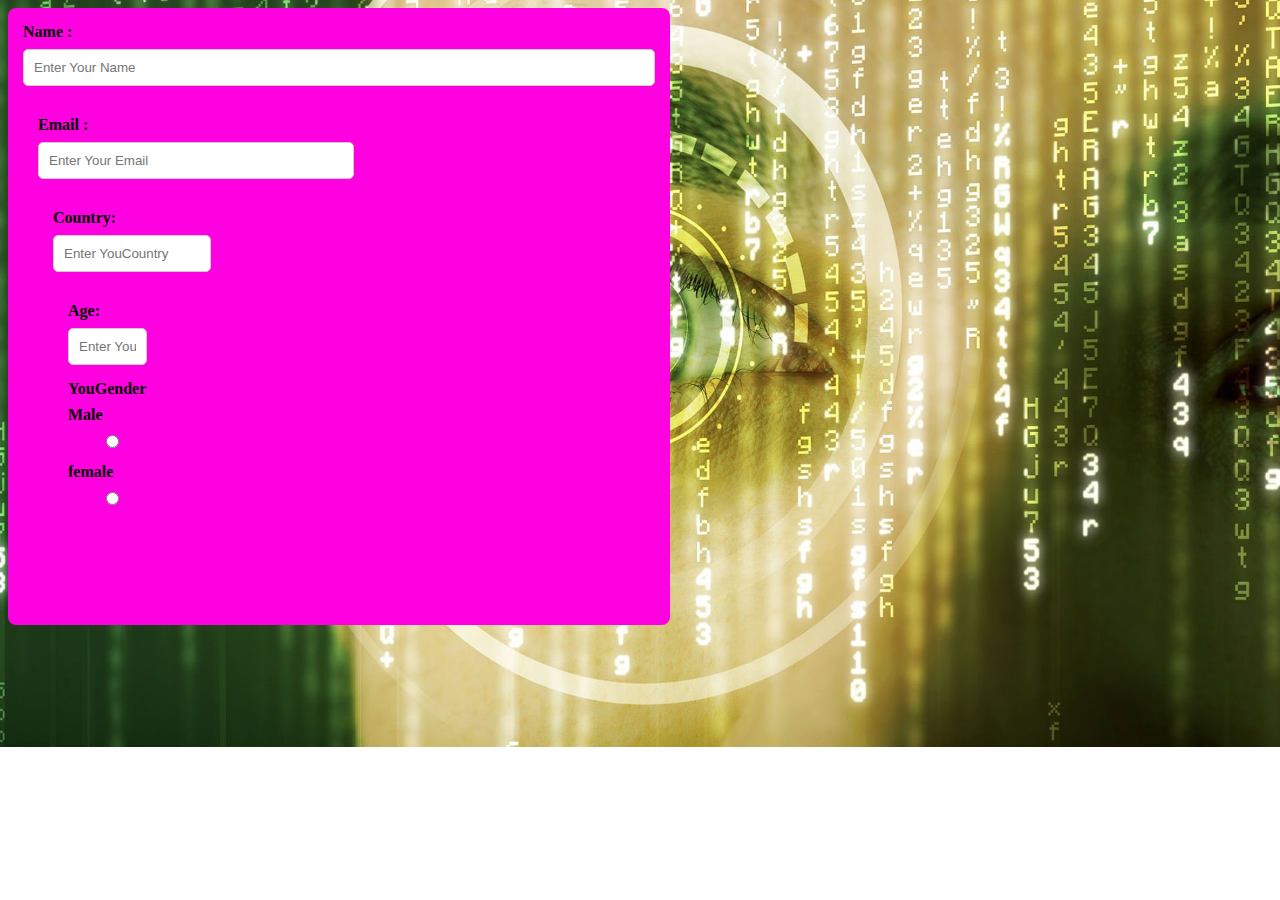
<file: login.html>
<!DOCTYPE html>
<html lang="en">

<head>
    <meta charset="UTF-8">
    <meta name="viewport" content="width=device-width, initial-scale=1.0">
    <title>login / sign up </title>
</head>
   <style>
    body{
        background-image: url("img/wallpaperflare.com_wallpaper\ \(3\).jpg") ;
        background-repeat: no-repeat;
        background-position: center;
        background-size: cover;
    }
    #form {
        margin-bottom: 15px;
        background-color: #ff00e1;
        justify-content: center;
        max-width: 50%;
        background-size: cover;
        padding: 15px;
        border-radius: 8px;
        box-shadow: 0 0 10px rgba(0, 0, 0, 0);
    }
    
    label {
        display: block;
        margin-bottom: 8px;
        font-weight: bold;
    }
    
    input {
        width: 100%;
        padding: 10px;
        margin-bottom: 15px;
        box-sizing: border-box;
        border: 1px solid #ccc;
        border-radius: 5px;
    }
    
    input[type="radio"] {
        margin-right: 5px;
    }

    @keyframes fadeIn {
        from {
            opacity: 0;
        }
        to {
            opacity: 1;
        }
    }
    
    #form {
        animation: fadeIn 0.5s ease-in-out;
    }
    
   </style>
<body>
    <div id="form">
        <label for="name ">Name : </label>
        <input type="text" name="myName" value="" placeholder="Enter Your Name">
        <div id="form">
        <label for="Email">Email : </label>
        <input type="Email" Email="myEmail" value="" placeholder="Enter Your Email">
        <div id="form">
        <label for="Country">Country: </label>
        <input type="text" name="myCountry" value="" placeholder="Enter YouCountry">
        <div id="form">
        <label for="Age">Age: </label>
        <input type="text" name="myAge" value="" placeholder="Enter Your Age">
        <label for="YouGender">YouGender </label>
        <label for="Male">Male</label>
        <input type="radio" name="myGender" id="Gender">
        <label for="female">female</label>
        <input type="radio" name="myGender" id="Gender">

    </div>

    <script>
        document.addEventListener('DOMContentLoaded', function() {
            var form = document.querySelector('#form');
        
            form.addEventListener('submit', function(event) {
                event.preventDefault(); // Prevent the default form submission behavior
        
                // Form validation example
                if (!validateForm()) {
                    // If validation fails, you can add error handling or messages here
                    return;
                }
        
                // Placeholder for form data handling logic
                var formData = {
                    name: form.elements['myName'].value,
                    email: form.elements['myEmail'].value,
                    country: form.elements['myCountry'].value,
                    age: form.elements['myAge'].value,
                    gender: getSelectedGender()
                };
        
                // Placeholder: Displaying form data in an alert
                alert(JSON.stringify(formData));
        
                // You can add more logic here, such as sending the data to a server using AJAX
            });
        
            // Example: Form validation function
            function validateForm() {
                var name = form.elements['myName'].value;
                var email = form.elements['myEmail'].value;
                // Add more validation for other fields as needed
        
                if (!name || !email) {
                    // Display an error message or highlight the fields with errors
                    alert('Please fill out all required fields.');
                    return false;
                }
        
                // Add more validation rules as needed
        
                return true;
            }
        
            // Example: Get the selected gender from radio buttons
            function getSelectedGender() {
                var genderRadios = form.elements['myGender'];
                for (var i = 0; i < genderRadios.length; i++) {
                    if (genderRadios[i].checked) {
                        return genderRadios[i].value;
                    }
                }
                return null; // Return null if no gender is selected
            }
        
            // Example: Add animation when the form is loaded
            form.style.opacity = 0;
            form.style.transition = 'opacity 0.5s ease-in-out';
        
            setTimeout(function() {
                form.style.opacity = 1;
            }, 100);
        });
        
    </script>
</body>

</html>
</file>
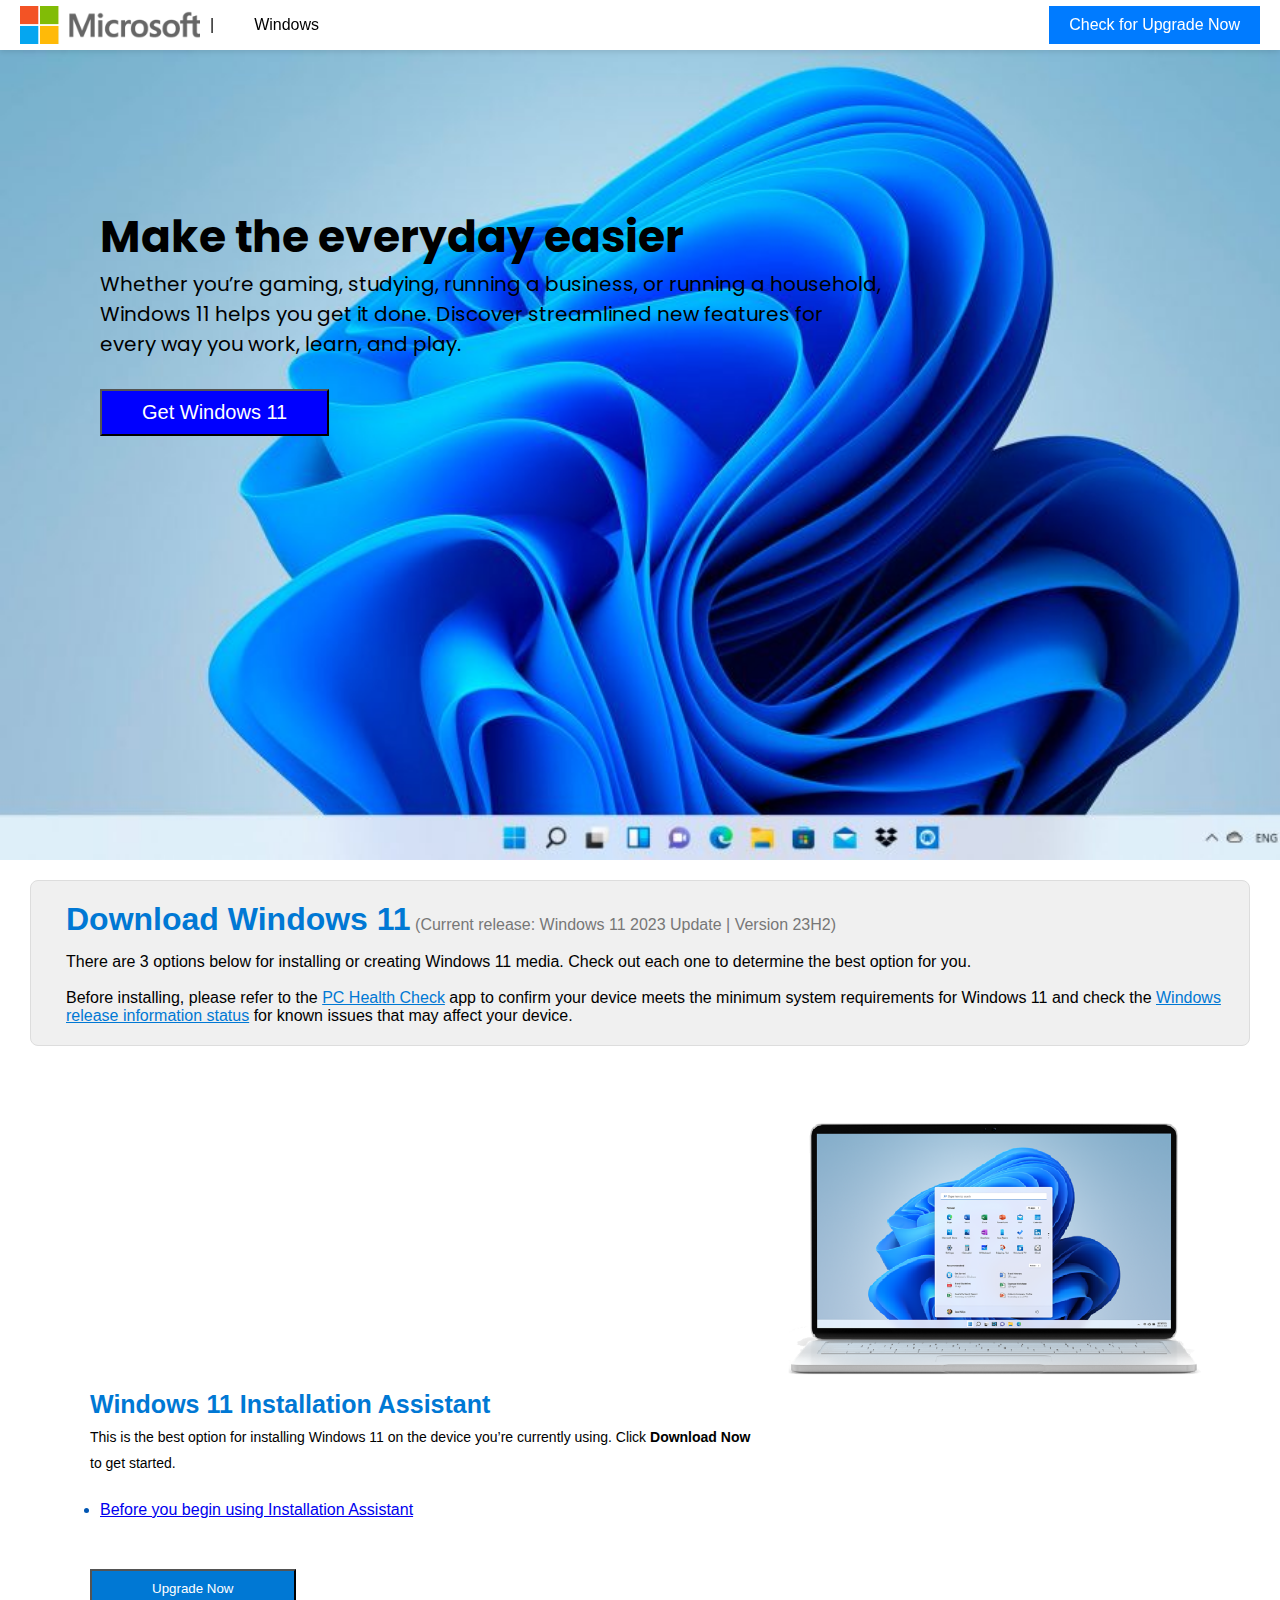
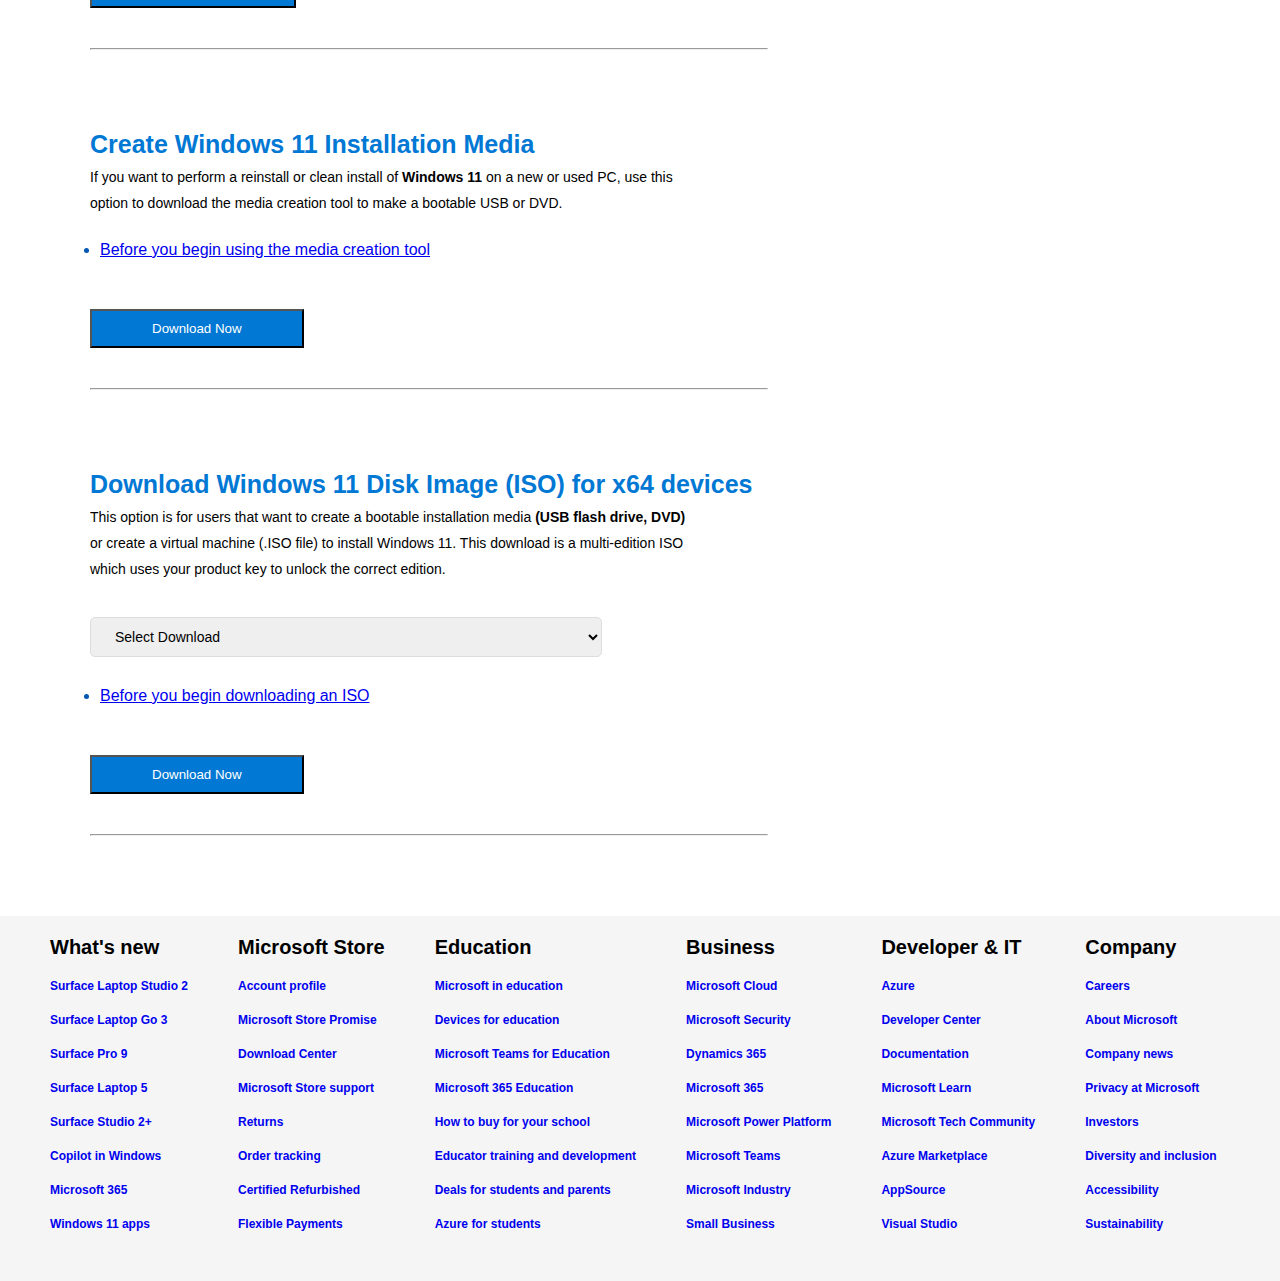
<file: windows.html>
<!DOCTYPE html>
<html lang="en">

<head>
    <meta charset="UTF-8">
    <meta name="viewport" content="width=device-width, initial-scale=1.0">
    <title>Windows / Software</title>
    <link rel="stylesheet" href="https://cdnjs.cloudflare.com/ajax/libs/font-awesome/6.0.0-beta3/css/all.min.css"
        integrity="sha384-dRtXyAZbN2U5nLQSmx95PTufGRXo1OG7b8waUpQqqLYE1iWpHjSpSIKxFKqOOlJw" crossorigin="anonymous">
    <link rel="stylesheet" href="https://cdnjs.cloudflare.com/ajax/libs/font-awesome/6.0.0-beta3/css/all.min.css"
        integrity="sha384-dRtXyAZbN2U5nLQSmx95PTufGRXo1OG7b8waUpQqqLYE1iWpHjSpSIKxFKqOOlJw" crossorigin="anonymous">
    <style>
        @import url('https://fonts.googleapis.com/css2?family=Poppins:ital,wght@0,200;0,400;1,200;1,300&display=swap');

        * {
            margin: 0;
            padding: 0;
            box-sizing: border-box;
        }

        body {
            font-family: Arial, sans-serif;
        }

        #nav {
            width: 100%;
            height: 50px;
            background-color: white;
            position: fixed;
            top: 0;
            display: flex;
            align-items: center;
            text-align: center;
            justify-content: space-between;
            padding: 0 20px;
            box-shadow: 0px 2px 5px rgba(0, 0, 0, 0.1);
        }

        #nav img {
            width: 180px;
        }

        #nav ul {
            list-style: none;
            display: flex;
            align-items: center;
        }

        #nav ul li {
            margin-right: 20px;
        }

        #nav ul li:last-child {
            margin-right: 0;
        }

        #nav ul li a {
            text-decoration: none;
            padding: 10px;
            color: #000;
            /* Adjust the color */
        }

        .left {
            text-align: right;
        }

        .left button {
            background-color: #007bff;
            color: #fff;
            padding: 10px 20px;
            font-size: 16px;
            cursor: pointer;
            border: none;
            outline: none;
        }

        .left button:hover {
            background-color: white;
            color: #0056b3;
        }

        @media only screen and (max-width: 768px) {
            #nav img {
                width: 100px;
            }

            #nav ul li {
                margin-right: 5px;
            }

            .left button {
                padding: 5px 10px;
                font-size: 12px;
                /* Adjust the font size */
            }

            #nav {
                width: auto !important;
                height: 50px;
                padding: 0 12px;
                font-size: 17px !important;
            }

            .left {
                text-align: right;
                margin-left: 36.6px !important;
            }

            #nav ul li a {
                padding: 5px;
                font-size: 13px !important;
            }
        }

        #container {
            font-family: 'Poppins', sans-serif;
            margin-top: 50px !important;
            background: url("img/Screenshot-25-989x556-1.jpg");
            background-size: cover;
            background-repeat: no-repeat;
            width: 100% !important;
            height: 90vh;
            /* Optionally, set a height to ensure the background covers the entire viewport */
        }

        #container h1 {
            font-size: 44px !important;
            padding-top: 12% !important;
            padding-left: 100px !important;
        }

        #container p {
            font-size: 20px !important;
            padding-left: 100px !important;
        }

        #container button {
            font-size: 20px !important;
            color: white;
            background-color: blue;
            margin-left: 100px !important;
            margin-top: 30px !important;
            padding: 10px 40px !important;
            cursor: pointer;
        }

        #container button:hover {
            background-color: white;
            color: #0056b3;
        }

        #container a {
            font-size: 20px !important;
            color: blue;
            background-color: white;
            margin-left: 10px !important;
            margin-top: 30px !important;
            padding: 10px 40px !important;
            cursor: pointer;
        }

        #container a:hover {
            background-color: blue;
            color: white;
        }

        @media only screen and (max-width: 768px) {

            #container {
                margin-top: 30px !important;
                width: 100% !important;
                height: 60vh;
            }

            #container h1 {
                font-size: 30px !important;
                padding-top: 12% !important;
                padding-left: 20px !important;
            }

            #container p {
                font-size: 16px !important;
                padding-left: 20px !important;
            }

            #container button {
                font-size: 15px !important;
                margin-left: 20px !important;
                margin-top: 30px !important;
                padding: 10px 20px !important;
            }
        }

        body {
            font-family: Arial, sans-serif;
            margin: 0;
            padding: 0;
        }

        #body {
            margin-left: 30px !important;
            margin-right: 30px !important;
            margin: 20px auto;
            padding: 20px;
            background-color: #f0f0f0;
            border: 1px solid #ddd;
            border-radius: 8px;
        }

        header {
            margin-bottom: 15px;
        }

        #body h1 {
            display: inline-block;
            margin-left: 15px;
            color: #0078d4;
            /* Windows Blue color */
        }

        #body span {
            color: #777;
        }

        #body p {
            margin-left: 15px;
        }

        #body a {
            color: #0078d4;
            text-decoration: underline;
        }

        #body a:hover {
            color: #004e8c;
            /* Darker blue on hover */
        }


        @media only screen and (max-width: 768px) {
            #body {
                margin-left: 20px !important;
                margin-right: 20px !important;
                margin: 20px auto;
                padding: 20px;
            }

            header {
                margin-bottom: 15px;
            }

            #body h1 {
                margin-left: 15px;
                font-size: 25px !important;
                margin-bottom: 10px !important;
            }

            #body p {
                margin-left: 15px;
            }

        }




        #body2 img {
            align-items: right;
            /* Align the image to the right */
            margin-left: 780px !important;
            margin-top: 50px !important;
        }



        #body2 h1 {
            color: #0078d4;
            padding-left: 90px !important;
            font-size: 25px !important;
        }

        #body2 p {
            padding-left: 90px !important;
            margin-top: 10px !important;
            font-size: 14px !important;
        }

        #body2 ul {
            padding-left: 100px !important;
            margin-top: 30px !important;
            color: #0056b3;
        }

        #body2 button {
            margin-left: 90px !important;
            margin-top: 50px !important;
            padding: 10px 60px !important;
            background-color: #0078d4;
            color: white;
            cursor: pointer;
        }

        #body2 button:hover {
            color: #0078d4;
            background-color: white;
        }


        @media only screen and (max-width: 768px) {

            #body2 {
                flex-direction: column;
            }

            #body2 img {
                display: none;
            }

            #body2 h1 {
                padding-left: 20px !important;
                font-size: 18px !important;
                margin-top: 30px !important;
            }

            #body2 p {
                padding-left: 20px !important;
                margin-top: 10px !important;
                font-size: 14px !important;
            }

            #body2 ul {
                padding-left: 30px !important;
                margin-top: 30px !important;
                color: #0056b3;
            }

            #body2 button {
                margin-left: 30px !important;
                margin-top: 50px !important;
                padding: 10px 30px !important;
            }

            hr {
                margin-left: 20px !important;
                width: 48vw !important;
                margin-top: 40px !important;
                margin-bottom: 80px !important;
            }
        }


        #body3 h1 {
            color: #0078d4;
            padding-left: 90px !important;
            font-size: 25px !important;
        }

        #body3 p {
            padding-left: 90px !important;
            margin-top: 10px !important;
            font-size: 14px !important;
        }

        #body3 ul {
            padding-left: 100px !important;
            margin-top: 30px !important;
            color: #0056b3;
        }

        #body3 button {
            margin-left: 90px !important;
            margin-top: 50px !important;
            padding: 10px 60px !important;
            background-color: #0078d4;
            color: white;
            cursor: pointer;
        }

        #body3 button:hover {
            color: #0078d4;
            background-color: white;
        }






        #body4 h1 {
            color: #0078d4;
            padding-left: 90px !important;
            font-size: 25px !important;
        }

        #body4 p {
            padding-left: 90px !important;
            margin-top: 10px !important;
            font-size: 14px !important;
        }

        #body4 ul {
            padding-left: 100px !important;
            margin-top: 30px !important;
            color: #0056b3;
        }

        #body4 button {
            margin-left: 90px !important;
            margin-top: 50px !important;
            padding: 10px 60px !important;
            background-color: #0078d4;
            color: white;
            cursor: pointer;
        }

        #body4 button:hover {
            color: #0078d4;
            background-color: white;
        }

        hr {
            margin-left: 90px !important;
            margin-right: 40% !important;
            margin-top: 40px !important;
            margin-bottom: 80px !important;
        }





        select {
            width: 40%;
            margin-left: 90px !important;
            font-size: 14px;
            box-sizing: border-box;
            overflow-wrap: break-word;
            padding: 10px 20px !important;
            border: 1px solid #ddd;
            border-radius: 5px;
            margin-top: 40px !important;
        }

        select option {
            padding: 10px 20px !important;
            font-size: 18px !important;
        }

        select option:checked {
            color: #0078d4;
        }

        select option:hover {
            background-color: #0078d4;
            color: white;
        }


        #forms {
            display: flex;
            background-color: whitesmoke;
        }

        #row {
            list-style: none;
            margin-left: 50px !important;
            margin-bottom: 50px !important;
        }

        #row h1 {
            font-size: 20px !important;

        }

        #row h3 {
            font-size: 12px !important;

        }

        #row li {
            margin-top: 20px !important;
        }

        #row li a {
            text-decoration: none;
            margin-top: 10px !important;
        }

        #row li a:hover {
            text-decoration: underline;
        }
    </style>
</head>

<body>
    <div id="nav">
        <ul>
            <img src="img/download.png" alt="">
            <li><a href="#">|</a></li>
            <li><a href="#">Windows</a></li>
        </ul>
        <div class="left">
            <button>Check for Upgrade Now</button>
        </div>
    </div>

    <div id="container">
        <h1>Make the everyday easier</h1>
        <p>Whether you’re gaming, studying, running a business, or running a household, </p>
        <p>Windows 11 helps you get it done. Discover streamlined new features for </p>
        <p>every way you work, learn, and
            play.</p>

        <button> Get Windows 11</button>
    </div>

    <div id="body">
        <header>
            <h1>Download Windows 11</h1>
            <span>(Current release: Windows 11 2023 Update | Version 23H2)</span>
        </header>
        <p>
            There are 3 options below for installing or creating Windows 11 media. Check out each one to determine the
            best option for you.
            <br>
            <!-- If you are upgrading from Windows 10, we recommend that you wait until you are notified through Windows Update that the upgrade is ready for your PC. -->
            <br>
            Before installing, please refer to the <a
                href="https://www.microsoft.com/en-us/windows/windows-11#pchealthcheck" target="_blank">PC Health
                Check</a> app to confirm your device meets the minimum system requirements for Windows 11 and check the
            <a href="https://aka.ms/windowsreleasehealth" target="_blank">Windows release information status</a> for
            known issues that may affect your device.
        </p>
    </div>

    <div id="body2">
        <img src="img/w11.png" alt="">
        <h1><b>Windows 11 Installation Assistant</b></h1>
        <p>This is the best option for installing Windows 11 on the device you’re currently using. Click <b>Download
                Now</b></p>
        <p> to get started.</p>
        <ul>
            <i class="fa-solid fa-circle-plus"></i>
            <li><i class="fas fa-plus-circle"></i><a href="#"> Before you begin using Installation Assistant</a></li>
        </ul>
        <button>Upgrade Now</button>
        <hr>


    </div>

    <div id="body3">
        <h1><b>Create Windows 11 Installation Media</b></h1>
        <p>If you want to perform a reinstall or clean install of <b>Windows 11</b> on a new or used PC, use this </p>
        <p> option to download the media creation tool to make a bootable USB or DVD.</p>
        <ul>
            <i class="fa-solid fa-circle-plus"></i>
            <li><i class="fas fa-plus-circle"></i><a href="#">Before you begin using the media creation tool</a></li>
        </ul>
        <button>Download Now</button>
        <hr>


    </div>

    <div id="body4">
        <h1><b>Download Windows 11 Disk Image (ISO) for x64 devices</b></h1>
        <p>This option is for users that want to create a bootable installation media <b>(USB flash drive, DVD) </b></p>
        <p> or create a virtual machine (.ISO file) to install Windows 11. This download is a multi-edition ISO </p>
        <p>which uses your product key to unlock the correct edition.</p>



        <select>
            <option value="" selected="selected">Select Download</option>

            <option value="2860">Windows 11 (multi-edition ISO for x64 devices)</option>

        </select>





        <ul>
            <i class="fa-solid fa-circle-plus"></i>
            <li><i class="fas fa-plus-circle"></i><a href="#">Before you begin downloading an ISO</a></li>
        </ul>
        <button>Download Now</button>
        <hr>


    </div>

    <div id="forms">
        <div id="row">
            <li>
                <h1>What's new</h1>
            </li>
            <li><a href="#">
                    <h3>Surface Laptop Studio 2</h3>
                </a></li>
            <li><a href="#">
                    <h3>Surface Laptop Go 3</h3>
                </a></li>
            <li><a href="#">
                    <h3>Surface Pro 9</h3>
                </a></li>
            <li><a href="#">
                    <h3>Surface Laptop 5</h3>
                </a></li>
            <li><a href="#">
                    <h3>Surface Studio 2+</h3>
                </a></li>
            <li><a href="#">
                    <h3>Copilot in Windows</h3>
                </a></li>
            <li><a href="#">
                    <h3>Microsoft 365</h3>
                </a></li>
            <li><a href="#">
                    <h3>Windows 11 apps</h3>
                </a></li>
        </div>
        <div id="row">
            <li>
                <h1>Microsoft Store</h1>
            </li>
            <li><a href="#">
                    <h3>Account profile</h3>
                </a></li>
            <li><a href="#">
                    <h3>Microsoft Store Promise</h3>
                </a></li>
            <li><a href="#">
                    <h3>Download Center</h3>
                </a></li>
            <li><a href="#">
                    <h3>Microsoft Store support</h3>
                </a></li>
            <li><a href="#">
                    <h3>Returns</h3>
                </a></li>
            <li><a href="#">
                    <h3>Order tracking</h3>
                </a></li>
            <li><a href="#">
                    <h3>Certified Refurbished</h3>
                </a></li>
            <li><a href="#">
                    <h3>Flexible Payments</h3>
                </a></li>
        </div>
        <div id="row">
            <li>
                <h1> Education</h1>
            </li>
            <li><a href="#">
                    <h3>Microsoft in education</h3>
                </a></li>
            <li><a href="#">
                    <h3>Devices for education</h3>
                </a></li>
            <li><a href="#">
                    <h3>Microsoft Teams for Education</h3>
                </a></li>
            <li><a href="#">
                    <h3>Microsoft 365 Education</h3>
                </a></li>
            <li><a href="#">
                    <h3>How to buy for your school</h3>
                </a></li>
            <li><a href="#">
                    <h3>Educator training and development</h3>
                </a></li>
            <li><a href="#">
                    <h3>Deals for students and parents</h3>
                </a></li>
            <li><a href="#">
                    <h3>Azure for students</h3>
                </a></li>
        </div>
        <div id="row">
            <li>
                <h1>Business</h1>
            </li>
            <li><a href="#">
                    <h3>Microsoft Cloud</h3>
                </a></li>
            <li><a href="#">
                    <h3>Microsoft Security</h3>
                </a></li>
            <li><a href="#">
                    <h3>Dynamics 365</h3>
                </a></li>
            <li><a href="#">
                    <h3>Microsoft 365</h3>
                </a></li>
            <li><a href="#">
                    <h3>Microsoft Power Platform</h3>
                </a></li>
            <li><a href="#">
                    <h3>Microsoft Teams</h3>
                </a></li>
            <li><a href="#">
                    <h3>Microsoft Industry</h3>
                </a></li>
            <li><a href="#">
                    <h3>Small Business</h3>
                </a></li>
        </div>
        <div id="row">
            <li>
                <h1>Developer & IT</h1>
            </li>
            <li><a href="#">
                    <h3>Azure</h3>
                </a></li>
            <li><a href="#">
                    <h3>Developer Center</h3>
                </a></li>
            <li><a href="#">
                    <h3>Documentation</h3>
                </a></li>
            <li><a href="#">
                    <h3>Microsoft Learn</h3>
                </a></li>
            <li><a href="#">
                    <h3>Microsoft Tech Community</h3>
                </a></li>
            <li><a href="#">
                    <h3>Azure Marketplace</h3>
                </a></li>
            <li><a href="#">
                    <h3>AppSource</h3>
                </a></li>
            <li><a href="#">
                    <h3>Visual Studio</h3>
                </a></li>
        </div>
        <div id="row">
            <li>
                <h1>Company</h1>
            </li>
            <li><a href="#">
                    <h3>Careers</h3>
                </a></li>
            <li><a href="#">
                    <h3>About Microsoft</h3>
                </a></li>
            <li><a href="#">
                    <h3>Company news</h3>
                </a></li>
            <li><a href="#">
                    <h3>Privacy at Microsoft</h3>
                </a></li>
            <li><a href="#">
                    <h3>Investors</h3>
                </a></li>
            <li><a href="#">
                    <h3>Diversity and inclusion</h3>
                </a></li>
            <li><a href="#">
                    <h3>Accessibility</h3>
                </a></li>
            <li><a href="#">
                    <h3>Sustainability</h3>
                </a></li>
        </div>
    </div>

</body>

</html>
</file>
